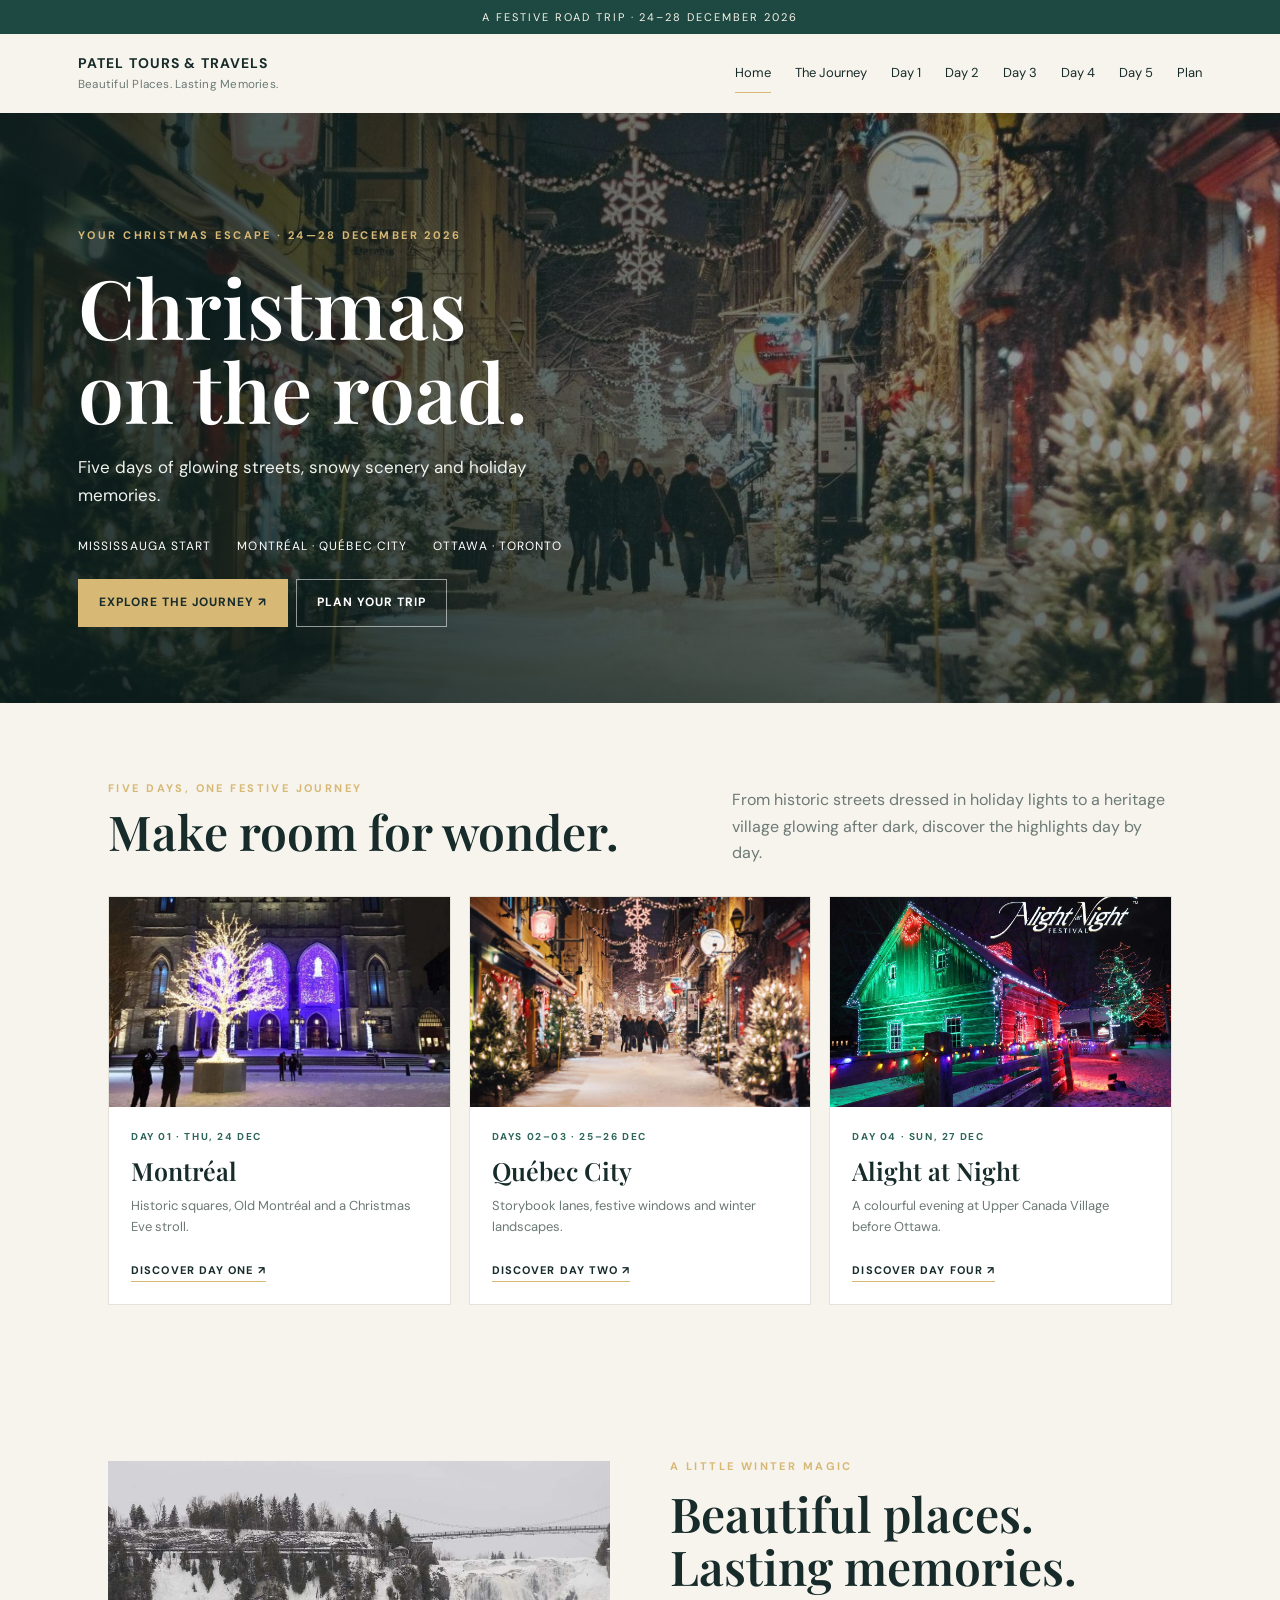
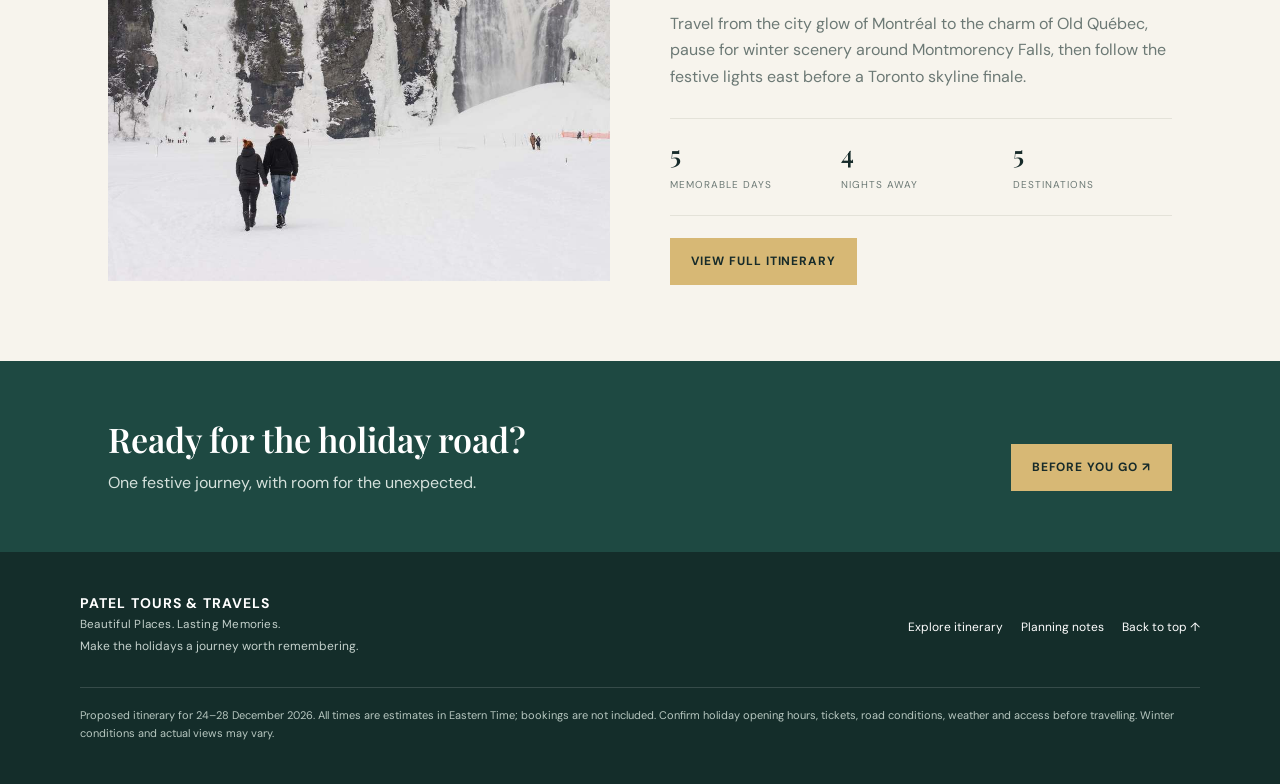
<file: index.html>
<!doctype html><html lang="en"><head><meta charset="utf-8"><meta name="viewport" content="width=device-width,initial-scale=1"><meta name="description" content="A five-day Christmas road trip from Mississauga through Montréal, Québec City, Upper Canada Village, Ottawa and Toronto."><title>Christmas on the Road | Patel Tours &amp; Travels</title><link rel="stylesheet" href="styles.css"></head><body><div class="topline">A festive road trip · 24–28 December 2026</div><header class="nav"><a class="brand" href="index.html">PATEL TOURS &amp; TRAVELS<small>Beautiful Places. Lasting Memories.</small></a><nav class="navlinks"><a href="index.html" data-page="index">Home</a><a href="itinerary.html" data-page="itinerary">The Journey</a><a href="day-1.html" data-page="day-1">Day 1</a><a href="day-2.html" data-page="day-2">Day 2</a><a href="day-3.html" data-page="day-3">Day 3</a><a href="day-4.html" data-page="day-4">Day 4</a><a href="day-5.html" data-page="day-5">Day 5</a><a href="planning.html" data-page="planning">Plan</a></nav></header><main><section class="hero"><img src="assets/destination-000.jpg" alt="Winter holiday destination scenery"><div class="hero-content"><div class="eyebrow">Your Christmas Escape · 24—28 December 2026</div><h1>Christmas<br>on the road.</h1><p>Five days of glowing streets, snowy scenery and holiday memories.</p><div class="hero-meta"><span>Mississauga start</span><span>Montréal · Québec City</span><span>Ottawa · Toronto</span></div><a class="button" href="itinerary.html">Explore the journey ↗</a><a class="button outline" href="planning.html">Plan your trip</a></div></section><section class="wrap"><div class="section-head"><div><div class="eyebrow">Five days, one festive journey</div><h2>Make room for wonder.</h2></div><p>From historic streets dressed in holiday lights to a heritage village glowing after dark, discover the highlights day by day.</p></div><div class="cards"><article class="card"><img src="assets/destination-001.jpg" alt="Montréal winter scenery"><div class="card-body"><div class="daytag">Day 01 · Thu, 24 Dec</div><h3>Montréal</h3><p>Historic squares, Old Montréal and a Christmas Eve stroll.</p><a class="text-link" href="day-1.html">Discover day one ↗</a></div></article><article class="card"><img src="assets/destination-002.jpg" alt="Old Québec winter streets"><div class="card-body"><div class="daytag">Days 02–03 · 25–26 Dec</div><h3>Québec City</h3><p>Storybook lanes, festive windows and winter landscapes.</p><a class="text-link" href="day-2.html">Discover day two ↗</a></div></article><article class="card"><img src="assets/destination-004.jpg" alt="Festive heritage village lights"><div class="card-body"><div class="daytag">Day 04 · Sun, 27 Dec</div><h3>Alight at Night</h3><p>A colourful evening at Upper Canada Village before Ottawa.</p><a class="text-link" href="day-4.html">Discover day four ↗</a></div></article></div></section><section class="wrap"><div class="intro-grid"><img src="assets/destination-003.jpg" alt="Winter scenery near Québec City"><div class="intro-copy"><div class="eyebrow">A little winter magic</div><h2>Beautiful places.<br>Lasting memories.</h2><p>Travel from the city glow of Montréal to the charm of Old Québec, pause for winter scenery around Montmorency Falls, then follow the festive lights east before a Toronto skyline finale.</p><div class="stats"><div><strong>5</strong><span>Memorable days</span></div><div><strong>4</strong><span>Nights away</span></div><div><strong>5</strong><span>Destinations</span></div></div><a class="button" href="itinerary.html">View full itinerary</a></div></div></section><section class="banner"><div class="wrap"><div><h2>Ready for the holiday road?</h2><p>One festive journey, with room for the unexpected.</p></div><a class="button" href="planning.html">Before you go ↗</a></div></section></main><footer class="footer"><div class="footer-inner"><div><div class="brand">PATEL TOURS &amp; TRAVELS<small style="color:#c4d1cc">Beautiful Places. Lasting Memories.</small></div><p>Make the holidays a journey worth remembering.</p></div><div class="footer-links"><a href="itinerary.html">Explore itinerary</a><a href="planning.html">Planning notes</a><a href="index.html">Back to top ↑</a></div></div><div class="fineprint">Proposed itinerary for 24–28 December 2026. All times are estimates in Eastern Time; bookings are not included. Confirm holiday opening hours, tickets, road conditions, weather and access before travelling. Winter conditions and actual views may vary.</div></footer><script>const page=location.pathname.split('/').pop().replace('.html','');document.querySelectorAll('[data-page]').forEach(a=>{if(a.dataset.page===page)a.classList.add('active')});</script></body></html>
</file>
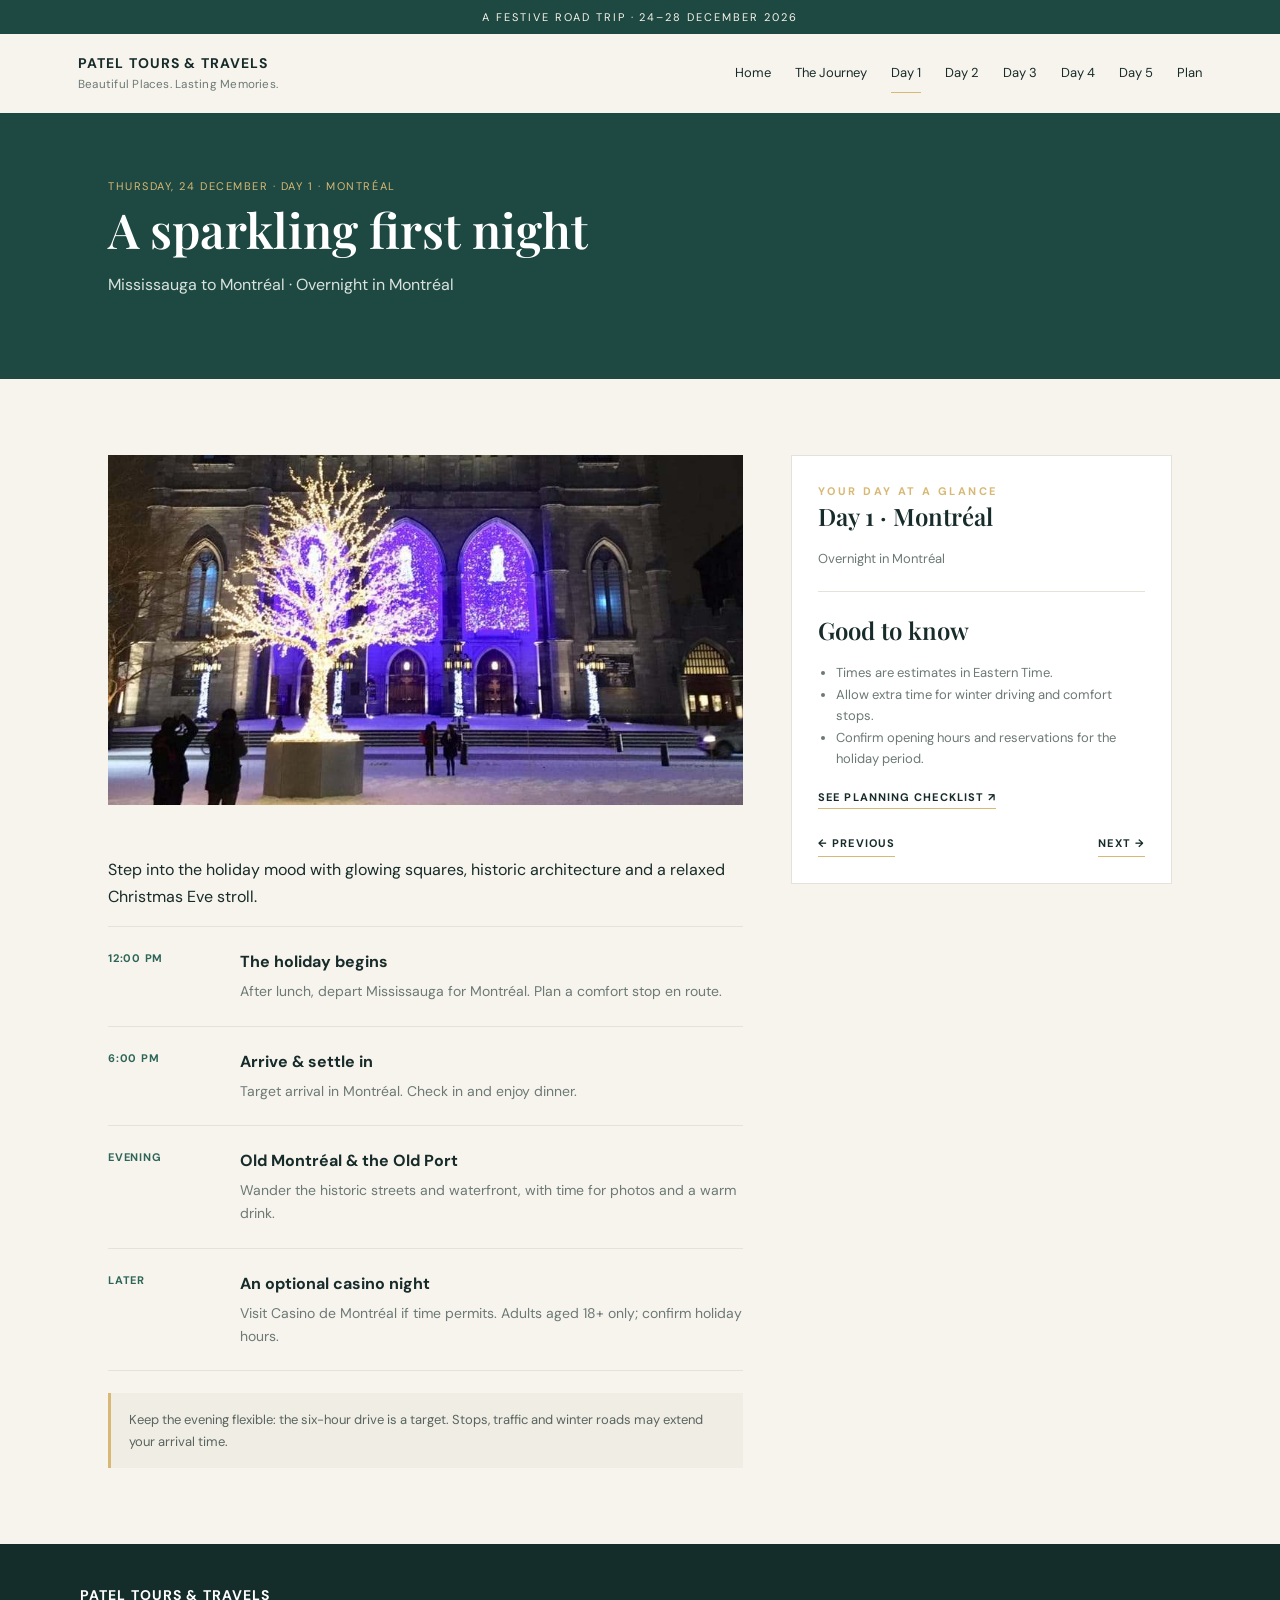
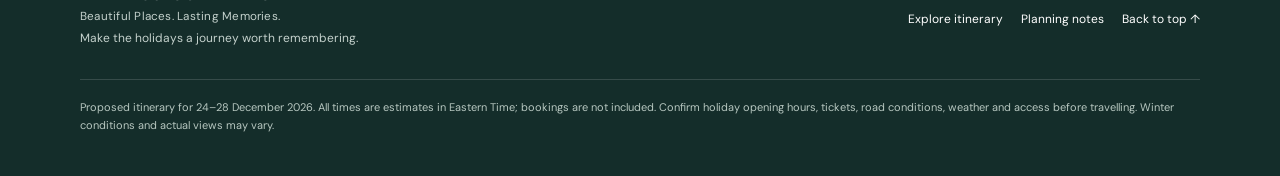
<file: day-1.html>
<!doctype html><html lang="en"><head><meta charset="utf-8"><meta name="viewport" content="width=device-width,initial-scale=1"><meta name="description" content="A five-day Christmas road trip from Mississauga through Montréal, Québec City, Upper Canada Village, Ottawa and Toronto."><title>Day 1 · Montréal | Patel Tours &amp; Travels</title><link rel="stylesheet" href="styles.css"></head><body><div class="topline">A festive road trip · 24–28 December 2026</div><header class="nav"><a class="brand" href="index.html">PATEL TOURS &amp; TRAVELS<small>Beautiful Places. Lasting Memories.</small></a><nav class="navlinks"><a href="index.html" data-page="index">Home</a><a href="itinerary.html" data-page="itinerary">The Journey</a><a href="day-1.html" data-page="day-1">Day 1</a><a href="day-2.html" data-page="day-2">Day 2</a><a href="day-3.html" data-page="day-3">Day 3</a><a href="day-4.html" data-page="day-4">Day 4</a><a href="day-5.html" data-page="day-5">Day 5</a><a href="planning.html" data-page="planning">Plan</a></nav></header><main><section class="page-hero"><div class="page-intro"><div class="crumb">THURSDAY, 24 DECEMBER · Day 1 · Montréal</div><h1>A sparkling first night</h1><p>Mississauga to Montréal · Overnight in Montréal</p></div></section><section class="wrap"><div class="day-layout"><div><img class="day-image" src="assets/destination-001.jpg" alt="Winter travel inspiration"><p>Step into the holiday mood with glowing squares, historic architecture and a relaxed Christmas Eve stroll.</p><div class="timeline"><div class="event"><div class="time">12:00 PM</div><div><h3>The holiday begins</h3><p>After lunch, depart Mississauga for Montréal. Plan a comfort stop en route.</p></div></div><div class="event"><div class="time">6:00 PM</div><div><h3>Arrive & settle in</h3><p>Target arrival in Montréal. Check in and enjoy dinner.</p></div></div><div class="event"><div class="time">Evening</div><div><h3>Old Montréal & the Old Port</h3><p>Wander the historic streets and waterfront, with time for photos and a warm drink.</p></div></div><div class="event"><div class="time">Later</div><div><h3>An optional casino night</h3><p>Visit Casino de Montréal if time permits. Adults aged 18+ only; confirm holiday hours.</p></div></div></div><div class="notice">Keep the evening flexible: the six-hour drive is a target. Stops, traffic and winter roads may extend your arrival time.</div></div><aside class="sidebox"><div class="eyebrow">Your day at a glance</div><h3>Day 1 · Montréal</h3><p style="color:var(--muted);font-size:13px">Overnight in Montréal</p><hr style="border:0;border-top:1px solid var(--line);margin:22px 0"><h3>Good to know</h3><ul><li>Times are estimates in Eastern Time.</li><li>Allow extra time for winter driving and comfort stops.</li><li>Confirm opening hours and reservations for the holiday period.</li></ul><a class="text-link" href="planning.html">See planning checklist ↗</a><div style="margin-top:25px;display:flex;justify-content:space-between;gap:12px"><a class="text-link" href="itinerary.html">← Previous</a><a class="text-link" href="day-2.html">Next →</a></div></aside></div></section></main><footer class="footer"><div class="footer-inner"><div><div class="brand">PATEL TOURS &amp; TRAVELS<small style="color:#c4d1cc">Beautiful Places. Lasting Memories.</small></div><p>Make the holidays a journey worth remembering.</p></div><div class="footer-links"><a href="itinerary.html">Explore itinerary</a><a href="planning.html">Planning notes</a><a href="index.html">Back to top ↑</a></div></div><div class="fineprint">Proposed itinerary for 24–28 December 2026. All times are estimates in Eastern Time; bookings are not included. Confirm holiday opening hours, tickets, road conditions, weather and access before travelling. Winter conditions and actual views may vary.</div></footer><script>const page=location.pathname.split('/').pop().replace('.html','');document.querySelectorAll('[data-page]').forEach(a=>{if(a.dataset.page===page)a.classList.add('active')});</script></body></html>
</file>
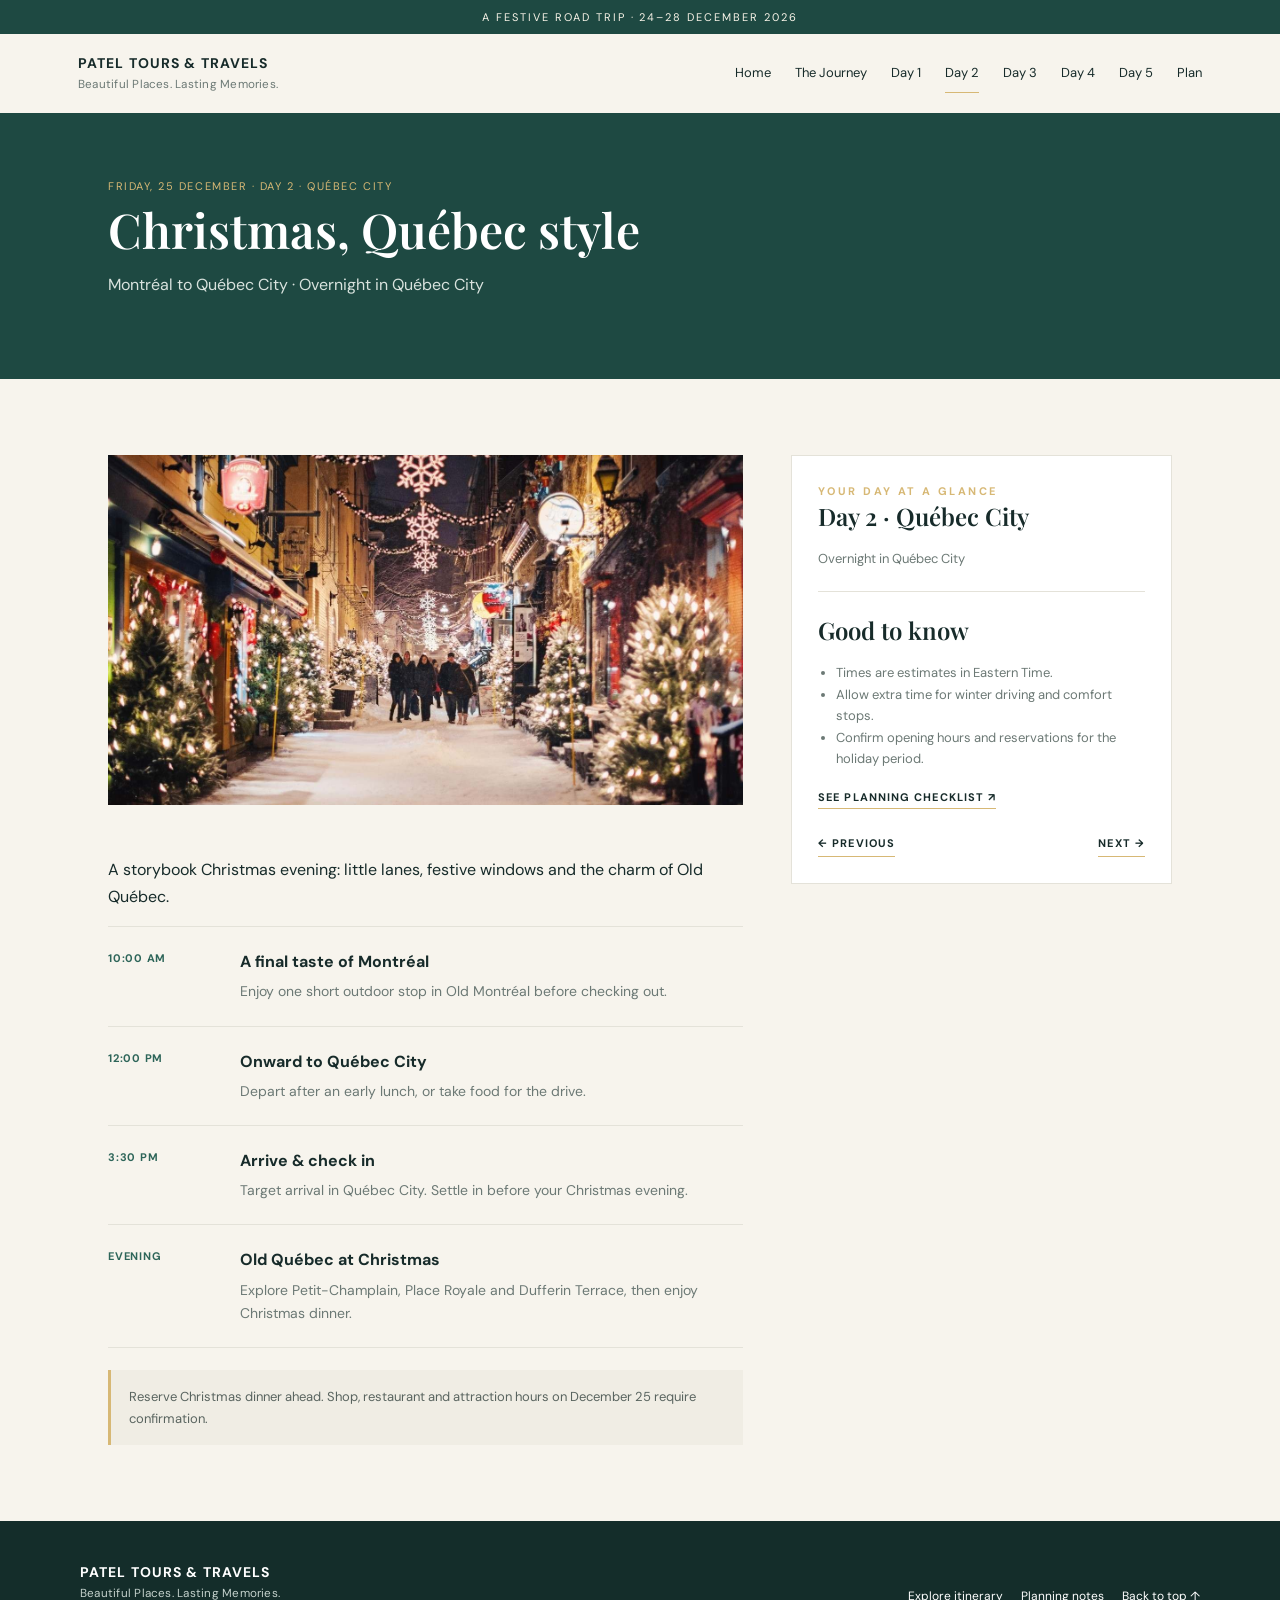
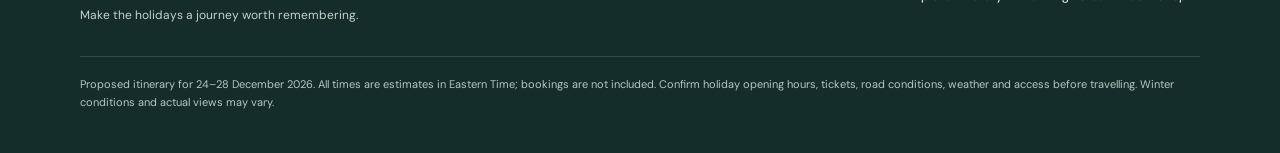
<file: day-2.html>
<!doctype html><html lang="en"><head><meta charset="utf-8"><meta name="viewport" content="width=device-width,initial-scale=1"><meta name="description" content="A five-day Christmas road trip from Mississauga through Montréal, Québec City, Upper Canada Village, Ottawa and Toronto."><title>Day 2 · Québec City | Patel Tours &amp; Travels</title><link rel="stylesheet" href="styles.css"></head><body><div class="topline">A festive road trip · 24–28 December 2026</div><header class="nav"><a class="brand" href="index.html">PATEL TOURS &amp; TRAVELS<small>Beautiful Places. Lasting Memories.</small></a><nav class="navlinks"><a href="index.html" data-page="index">Home</a><a href="itinerary.html" data-page="itinerary">The Journey</a><a href="day-1.html" data-page="day-1">Day 1</a><a href="day-2.html" data-page="day-2">Day 2</a><a href="day-3.html" data-page="day-3">Day 3</a><a href="day-4.html" data-page="day-4">Day 4</a><a href="day-5.html" data-page="day-5">Day 5</a><a href="planning.html" data-page="planning">Plan</a></nav></header><main><section class="page-hero"><div class="page-intro"><div class="crumb">FRIDAY, 25 DECEMBER · Day 2 · Québec City</div><h1>Christmas, Québec style</h1><p>Montréal to Québec City · Overnight in Québec City</p></div></section><section class="wrap"><div class="day-layout"><div><img class="day-image" src="assets/destination-002.jpg" alt="Winter travel inspiration"><p>A storybook Christmas evening: little lanes, festive windows and the charm of Old Québec.</p><div class="timeline"><div class="event"><div class="time">10:00 AM</div><div><h3>A final taste of Montréal</h3><p>Enjoy one short outdoor stop in Old Montréal before checking out.</p></div></div><div class="event"><div class="time">12:00 PM</div><div><h3>Onward to Québec City</h3><p>Depart after an early lunch, or take food for the drive.</p></div></div><div class="event"><div class="time">3:30 PM</div><div><h3>Arrive & check in</h3><p>Target arrival in Québec City. Settle in before your Christmas evening.</p></div></div><div class="event"><div class="time">Evening</div><div><h3>Old Québec at Christmas</h3><p>Explore Petit-Champlain, Place Royale and Dufferin Terrace, then enjoy Christmas dinner.</p></div></div></div><div class="notice">Reserve Christmas dinner ahead. Shop, restaurant and attraction hours on December 25 require confirmation.</div></div><aside class="sidebox"><div class="eyebrow">Your day at a glance</div><h3>Day 2 · Québec City</h3><p style="color:var(--muted);font-size:13px">Overnight in Québec City</p><hr style="border:0;border-top:1px solid var(--line);margin:22px 0"><h3>Good to know</h3><ul><li>Times are estimates in Eastern Time.</li><li>Allow extra time for winter driving and comfort stops.</li><li>Confirm opening hours and reservations for the holiday period.</li></ul><a class="text-link" href="planning.html">See planning checklist ↗</a><div style="margin-top:25px;display:flex;justify-content:space-between;gap:12px"><a class="text-link" href="day-1.html">← Previous</a><a class="text-link" href="day-3.html">Next →</a></div></aside></div></section></main><footer class="footer"><div class="footer-inner"><div><div class="brand">PATEL TOURS &amp; TRAVELS<small style="color:#c4d1cc">Beautiful Places. Lasting Memories.</small></div><p>Make the holidays a journey worth remembering.</p></div><div class="footer-links"><a href="itinerary.html">Explore itinerary</a><a href="planning.html">Planning notes</a><a href="index.html">Back to top ↑</a></div></div><div class="fineprint">Proposed itinerary for 24–28 December 2026. All times are estimates in Eastern Time; bookings are not included. Confirm holiday opening hours, tickets, road conditions, weather and access before travelling. Winter conditions and actual views may vary.</div></footer><script>const page=location.pathname.split('/').pop().replace('.html','');document.querySelectorAll('[data-page]').forEach(a=>{if(a.dataset.page===page)a.classList.add('active')});</script></body></html>
</file>
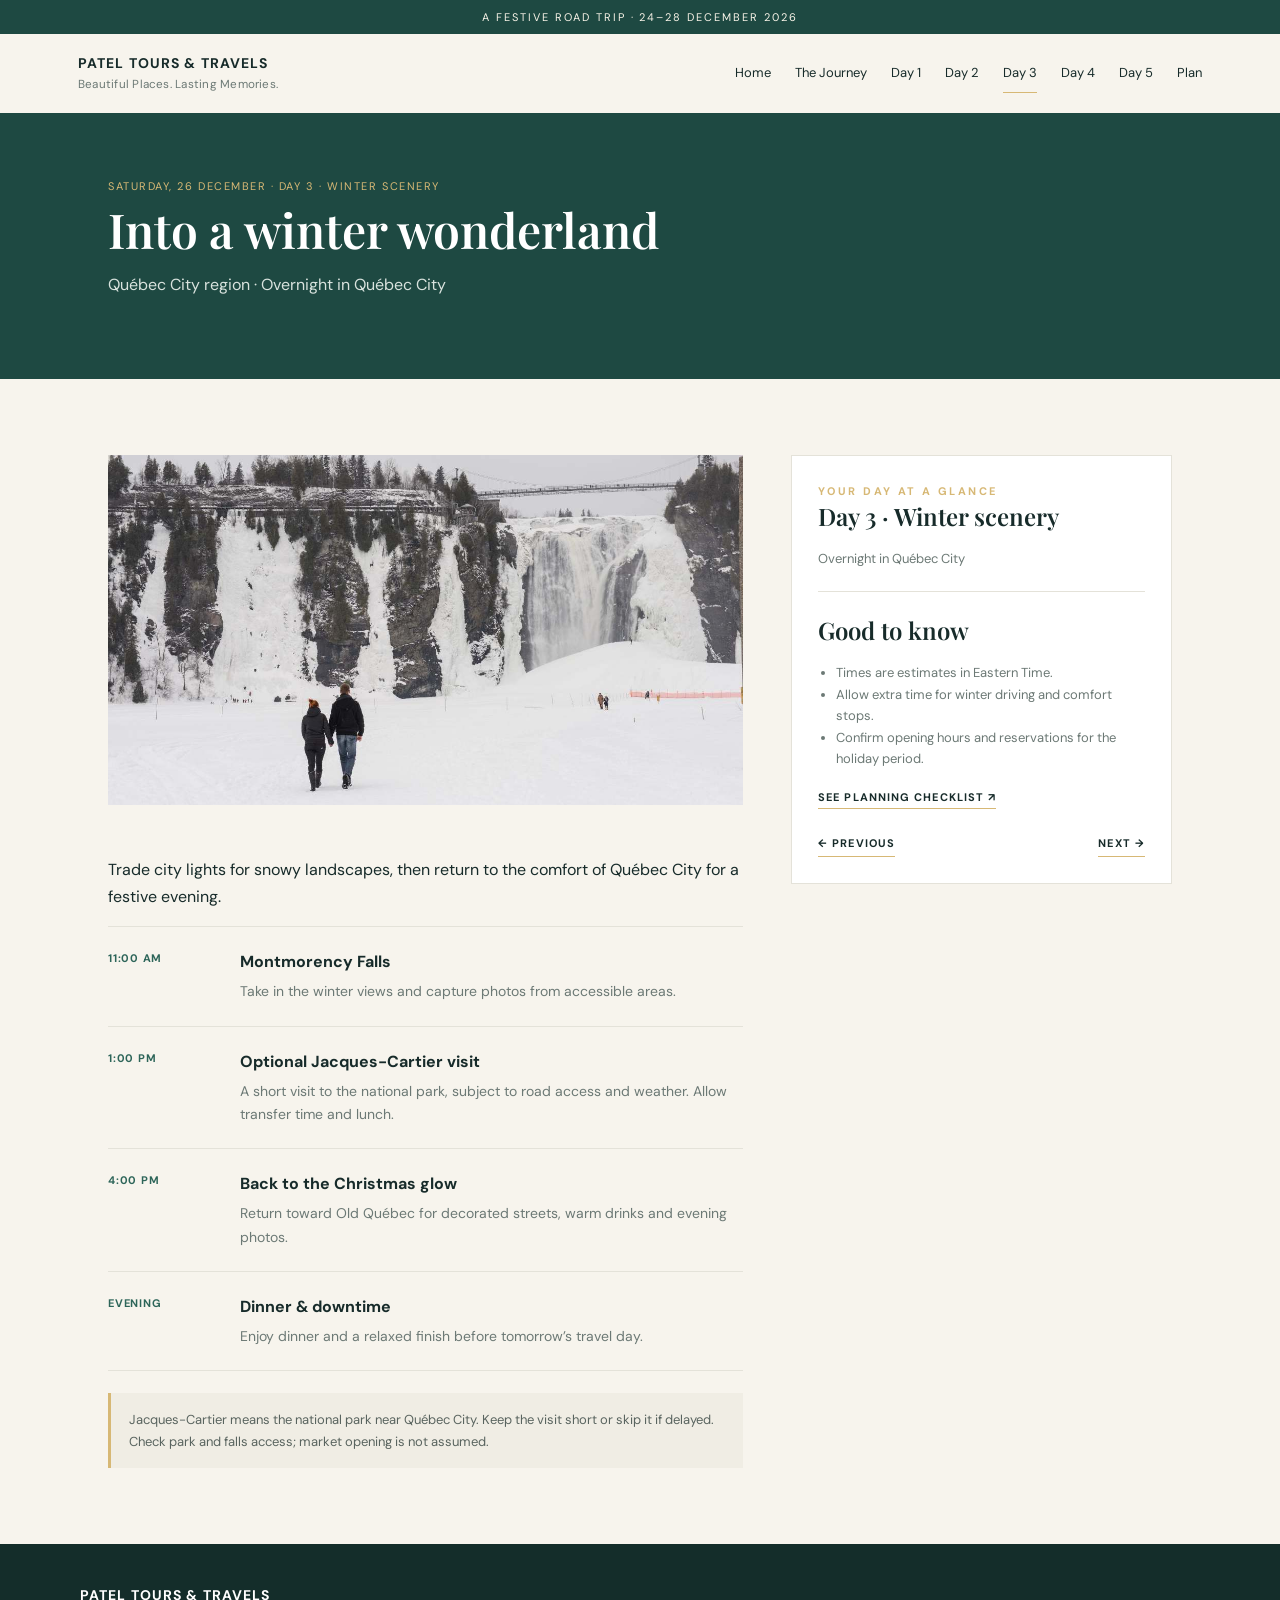
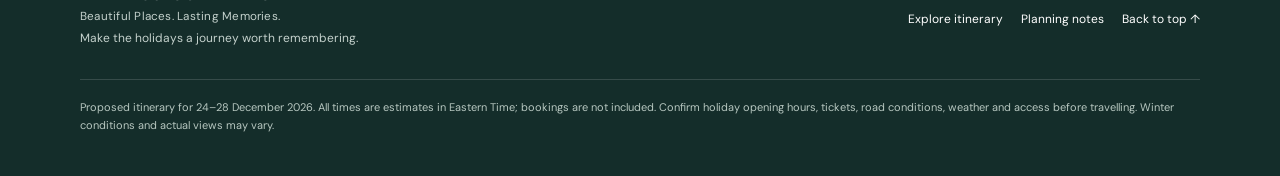
<file: day-3.html>
<!doctype html><html lang="en"><head><meta charset="utf-8"><meta name="viewport" content="width=device-width,initial-scale=1"><meta name="description" content="A five-day Christmas road trip from Mississauga through Montréal, Québec City, Upper Canada Village, Ottawa and Toronto."><title>Day 3 · Winter scenery | Patel Tours &amp; Travels</title><link rel="stylesheet" href="styles.css"></head><body><div class="topline">A festive road trip · 24–28 December 2026</div><header class="nav"><a class="brand" href="index.html">PATEL TOURS &amp; TRAVELS<small>Beautiful Places. Lasting Memories.</small></a><nav class="navlinks"><a href="index.html" data-page="index">Home</a><a href="itinerary.html" data-page="itinerary">The Journey</a><a href="day-1.html" data-page="day-1">Day 1</a><a href="day-2.html" data-page="day-2">Day 2</a><a href="day-3.html" data-page="day-3">Day 3</a><a href="day-4.html" data-page="day-4">Day 4</a><a href="day-5.html" data-page="day-5">Day 5</a><a href="planning.html" data-page="planning">Plan</a></nav></header><main><section class="page-hero"><div class="page-intro"><div class="crumb">SATURDAY, 26 DECEMBER · Day 3 · Winter scenery</div><h1>Into a winter wonderland</h1><p>Québec City region · Overnight in Québec City</p></div></section><section class="wrap"><div class="day-layout"><div><img class="day-image" src="assets/destination-003.jpg" alt="Winter travel inspiration"><p>Trade city lights for snowy landscapes, then return to the comfort of Québec City for a festive evening.</p><div class="timeline"><div class="event"><div class="time">11:00 AM</div><div><h3>Montmorency Falls</h3><p>Take in the winter views and capture photos from accessible areas.</p></div></div><div class="event"><div class="time">1:00 PM</div><div><h3>Optional Jacques-Cartier visit</h3><p>A short visit to the national park, subject to road access and weather. Allow transfer time and lunch.</p></div></div><div class="event"><div class="time">4:00 PM</div><div><h3>Back to the Christmas glow</h3><p>Return toward Old Québec for decorated streets, warm drinks and evening photos.</p></div></div><div class="event"><div class="time">Evening</div><div><h3>Dinner & downtime</h3><p>Enjoy dinner and a relaxed finish before tomorrow’s travel day.</p></div></div></div><div class="notice">Jacques-Cartier means the national park near Québec City. Keep the visit short or skip it if delayed. Check park and falls access; market opening is not assumed.</div></div><aside class="sidebox"><div class="eyebrow">Your day at a glance</div><h3>Day 3 · Winter scenery</h3><p style="color:var(--muted);font-size:13px">Overnight in Québec City</p><hr style="border:0;border-top:1px solid var(--line);margin:22px 0"><h3>Good to know</h3><ul><li>Times are estimates in Eastern Time.</li><li>Allow extra time for winter driving and comfort stops.</li><li>Confirm opening hours and reservations for the holiday period.</li></ul><a class="text-link" href="planning.html">See planning checklist ↗</a><div style="margin-top:25px;display:flex;justify-content:space-between;gap:12px"><a class="text-link" href="day-2.html">← Previous</a><a class="text-link" href="day-4.html">Next →</a></div></aside></div></section></main><footer class="footer"><div class="footer-inner"><div><div class="brand">PATEL TOURS &amp; TRAVELS<small style="color:#c4d1cc">Beautiful Places. Lasting Memories.</small></div><p>Make the holidays a journey worth remembering.</p></div><div class="footer-links"><a href="itinerary.html">Explore itinerary</a><a href="planning.html">Planning notes</a><a href="index.html">Back to top ↑</a></div></div><div class="fineprint">Proposed itinerary for 24–28 December 2026. All times are estimates in Eastern Time; bookings are not included. Confirm holiday opening hours, tickets, road conditions, weather and access before travelling. Winter conditions and actual views may vary.</div></footer><script>const page=location.pathname.split('/').pop().replace('.html','');document.querySelectorAll('[data-page]').forEach(a=>{if(a.dataset.page===page)a.classList.add('active')});</script></body></html>
</file>
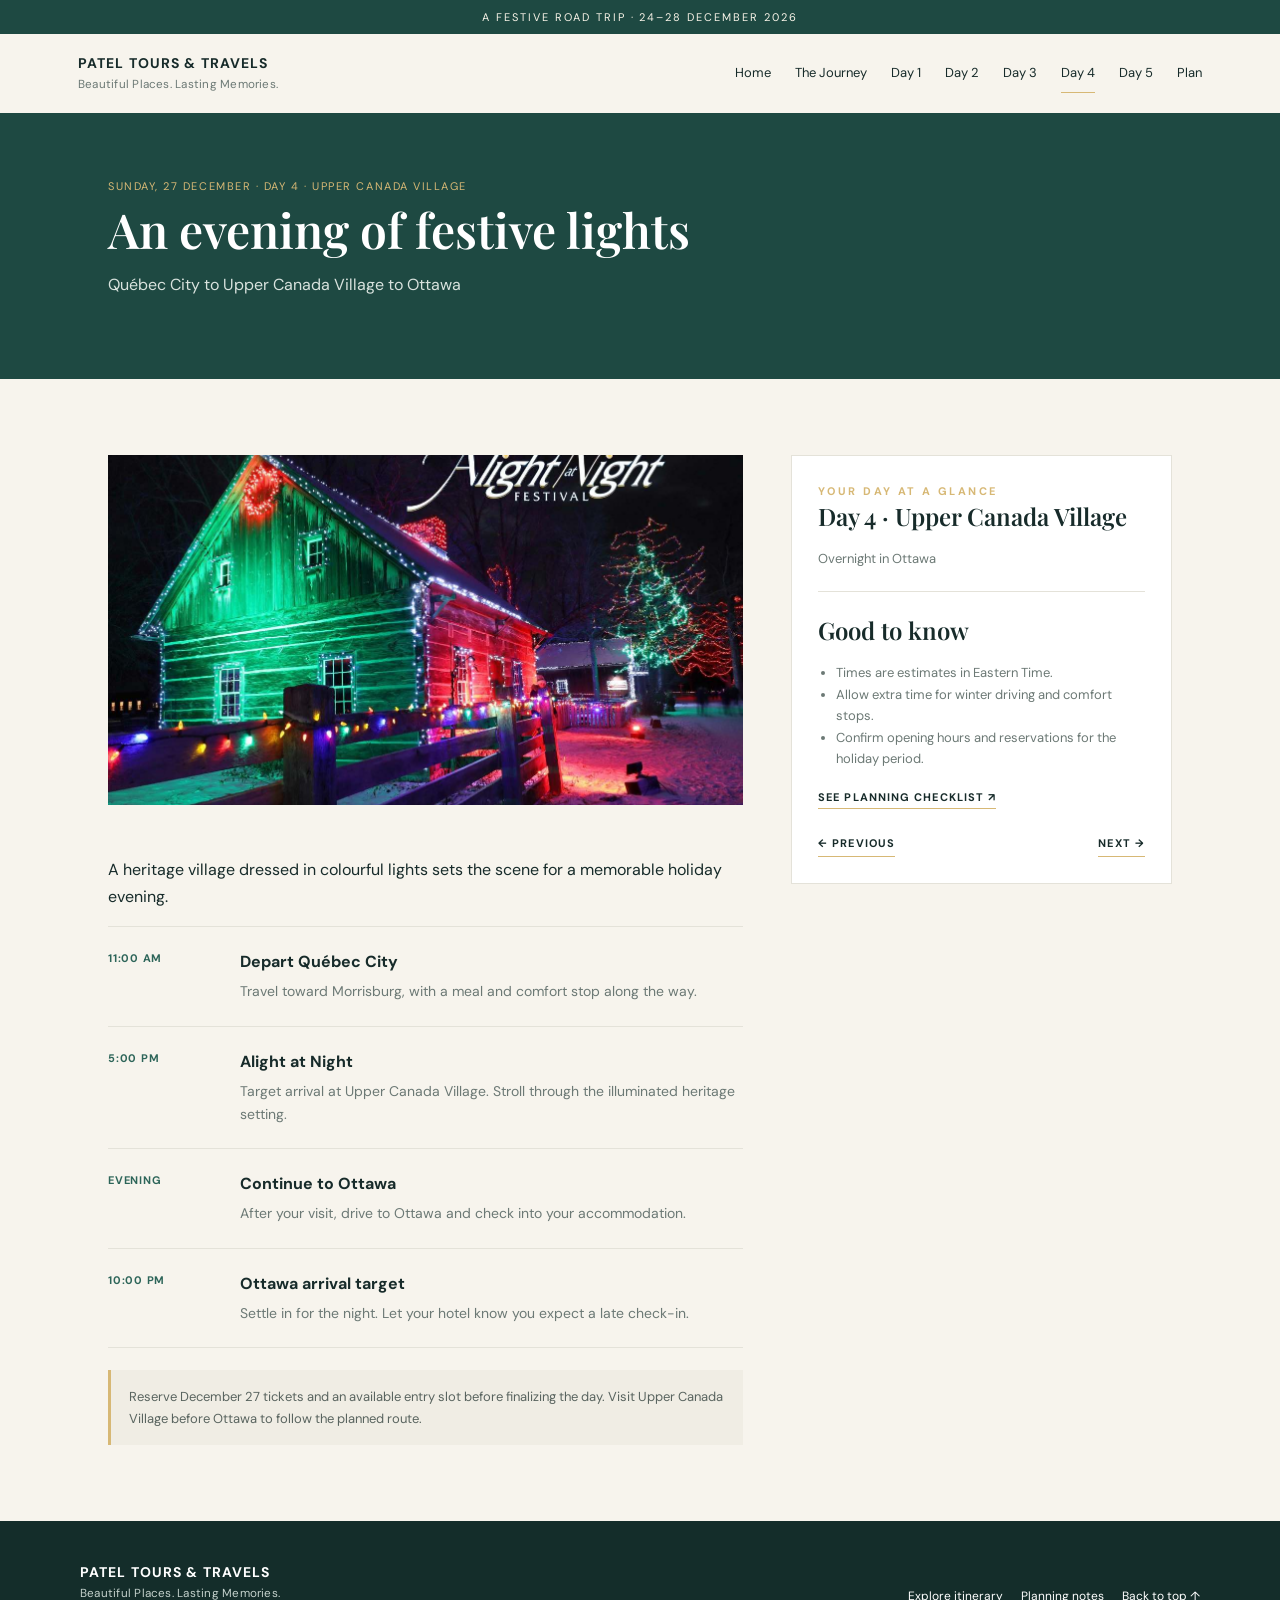
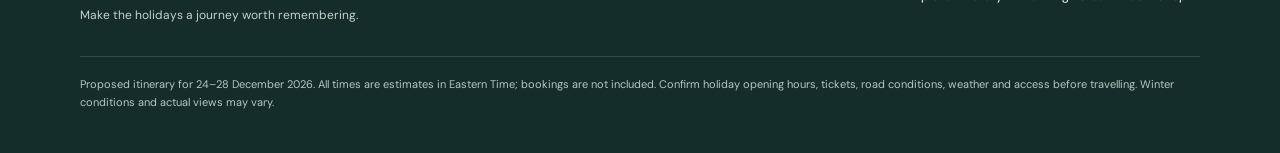
<file: day-4.html>
<!doctype html><html lang="en"><head><meta charset="utf-8"><meta name="viewport" content="width=device-width,initial-scale=1"><meta name="description" content="A five-day Christmas road trip from Mississauga through Montréal, Québec City, Upper Canada Village, Ottawa and Toronto."><title>Day 4 · Upper Canada Village | Patel Tours &amp; Travels</title><link rel="stylesheet" href="styles.css"></head><body><div class="topline">A festive road trip · 24–28 December 2026</div><header class="nav"><a class="brand" href="index.html">PATEL TOURS &amp; TRAVELS<small>Beautiful Places. Lasting Memories.</small></a><nav class="navlinks"><a href="index.html" data-page="index">Home</a><a href="itinerary.html" data-page="itinerary">The Journey</a><a href="day-1.html" data-page="day-1">Day 1</a><a href="day-2.html" data-page="day-2">Day 2</a><a href="day-3.html" data-page="day-3">Day 3</a><a href="day-4.html" data-page="day-4">Day 4</a><a href="day-5.html" data-page="day-5">Day 5</a><a href="planning.html" data-page="planning">Plan</a></nav></header><main><section class="page-hero"><div class="page-intro"><div class="crumb">SUNDAY, 27 DECEMBER · Day 4 · Upper Canada Village</div><h1>An evening of festive lights</h1><p>Québec City to Upper Canada Village to Ottawa</p></div></section><section class="wrap"><div class="day-layout"><div><img class="day-image" src="assets/destination-004.jpg" alt="Winter travel inspiration"><p>A heritage village dressed in colourful lights sets the scene for a memorable holiday evening.</p><div class="timeline"><div class="event"><div class="time">11:00 AM</div><div><h3>Depart Québec City</h3><p>Travel toward Morrisburg, with a meal and comfort stop along the way.</p></div></div><div class="event"><div class="time">5:00 PM</div><div><h3>Alight at Night</h3><p>Target arrival at Upper Canada Village. Stroll through the illuminated heritage setting.</p></div></div><div class="event"><div class="time">Evening</div><div><h3>Continue to Ottawa</h3><p>After your visit, drive to Ottawa and check into your accommodation.</p></div></div><div class="event"><div class="time">10:00 PM</div><div><h3>Ottawa arrival target</h3><p>Settle in for the night. Let your hotel know you expect a late check-in.</p></div></div></div><div class="notice">Reserve December 27 tickets and an available entry slot before finalizing the day. Visit Upper Canada Village before Ottawa to follow the planned route.</div></div><aside class="sidebox"><div class="eyebrow">Your day at a glance</div><h3>Day 4 · Upper Canada Village</h3><p style="color:var(--muted);font-size:13px">Overnight in Ottawa</p><hr style="border:0;border-top:1px solid var(--line);margin:22px 0"><h3>Good to know</h3><ul><li>Times are estimates in Eastern Time.</li><li>Allow extra time for winter driving and comfort stops.</li><li>Confirm opening hours and reservations for the holiday period.</li></ul><a class="text-link" href="planning.html">See planning checklist ↗</a><div style="margin-top:25px;display:flex;justify-content:space-between;gap:12px"><a class="text-link" href="day-3.html">← Previous</a><a class="text-link" href="day-5.html">Next →</a></div></aside></div></section></main><footer class="footer"><div class="footer-inner"><div><div class="brand">PATEL TOURS &amp; TRAVELS<small style="color:#c4d1cc">Beautiful Places. Lasting Memories.</small></div><p>Make the holidays a journey worth remembering.</p></div><div class="footer-links"><a href="itinerary.html">Explore itinerary</a><a href="planning.html">Planning notes</a><a href="index.html">Back to top ↑</a></div></div><div class="fineprint">Proposed itinerary for 24–28 December 2026. All times are estimates in Eastern Time; bookings are not included. Confirm holiday opening hours, tickets, road conditions, weather and access before travelling. Winter conditions and actual views may vary.</div></footer><script>const page=location.pathname.split('/').pop().replace('.html','');document.querySelectorAll('[data-page]').forEach(a=>{if(a.dataset.page===page)a.classList.add('active')});</script></body></html>
</file>
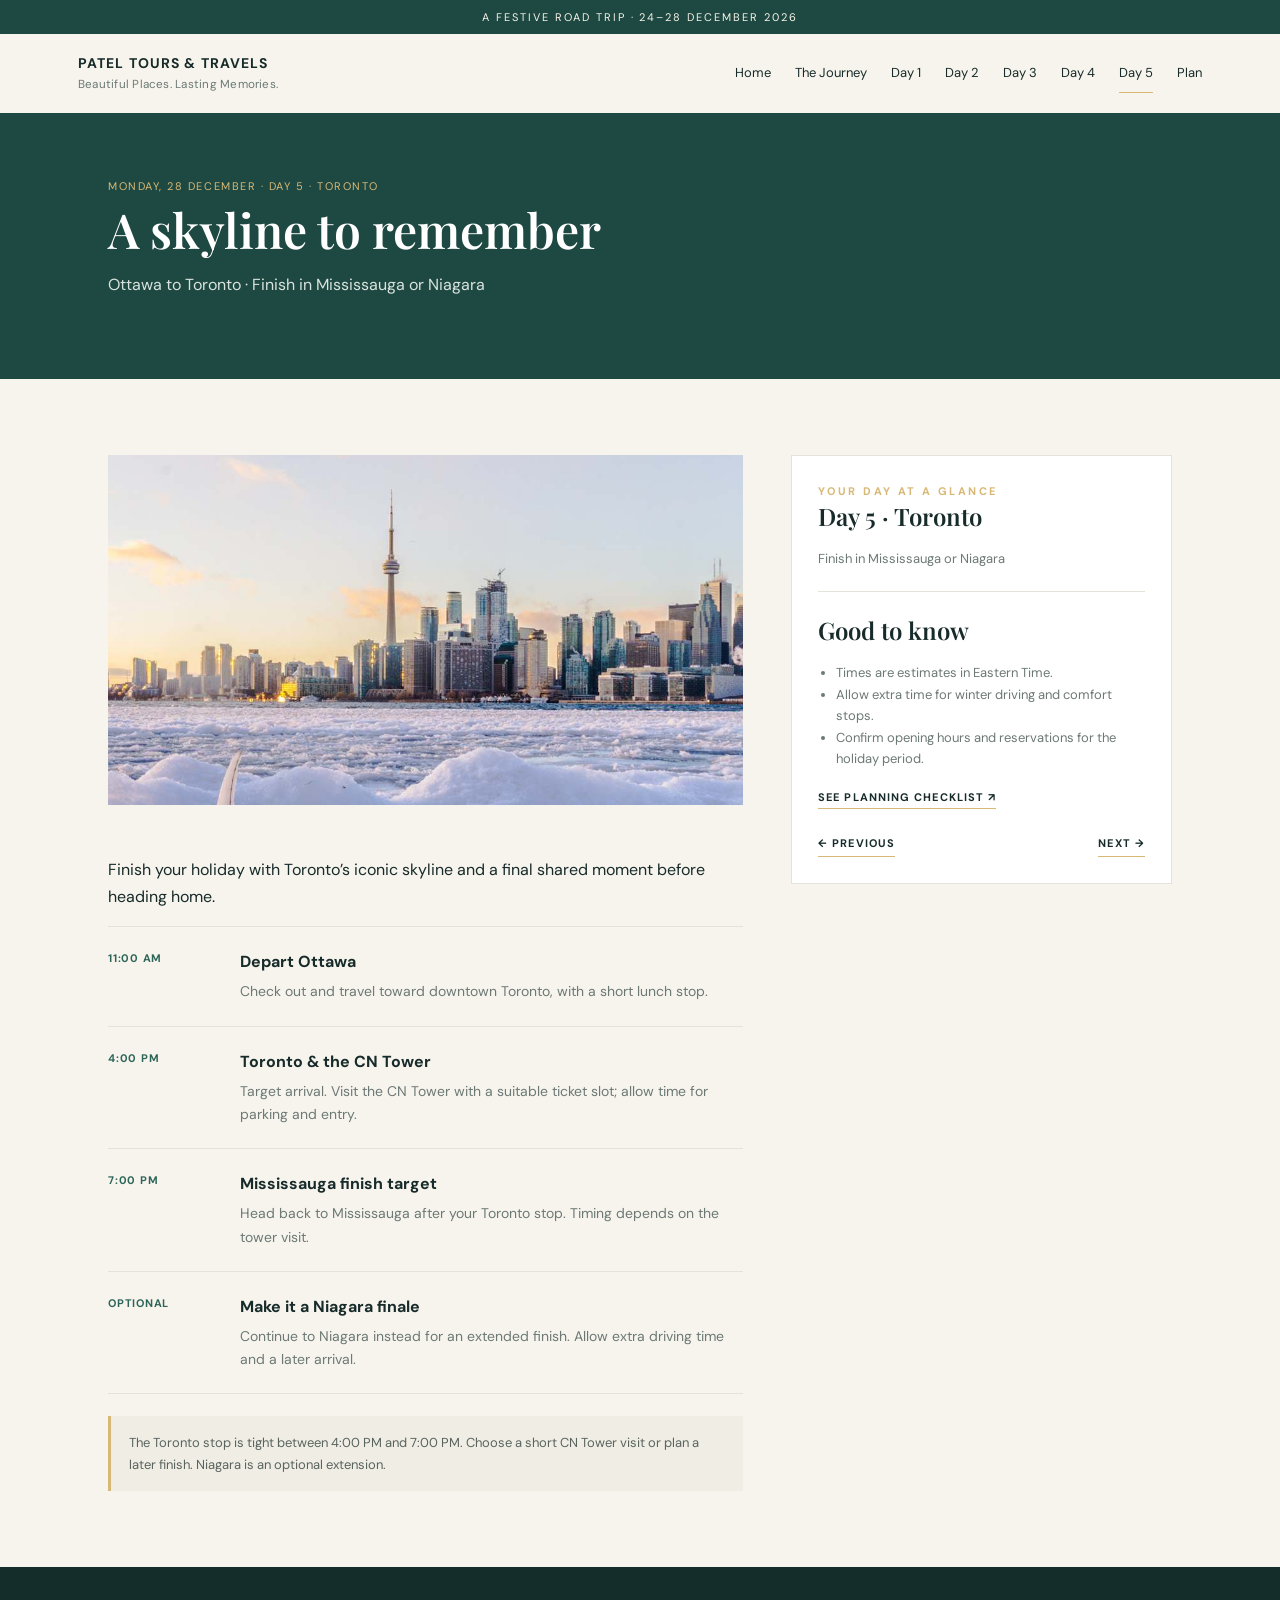
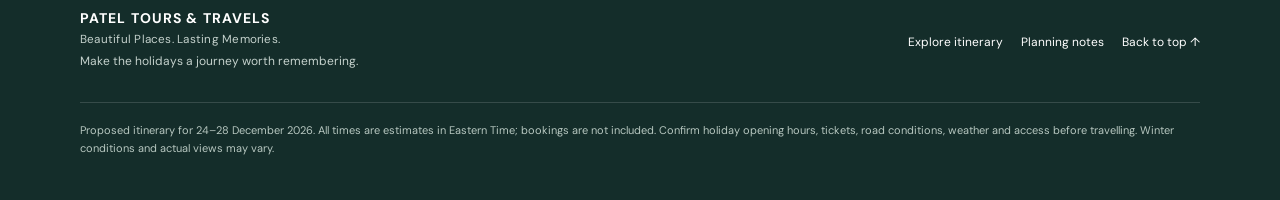
<file: day-5.html>
<!doctype html><html lang="en"><head><meta charset="utf-8"><meta name="viewport" content="width=device-width,initial-scale=1"><meta name="description" content="A five-day Christmas road trip from Mississauga through Montréal, Québec City, Upper Canada Village, Ottawa and Toronto."><title>Day 5 · Toronto | Patel Tours &amp; Travels</title><link rel="stylesheet" href="styles.css"></head><body><div class="topline">A festive road trip · 24–28 December 2026</div><header class="nav"><a class="brand" href="index.html">PATEL TOURS &amp; TRAVELS<small>Beautiful Places. Lasting Memories.</small></a><nav class="navlinks"><a href="index.html" data-page="index">Home</a><a href="itinerary.html" data-page="itinerary">The Journey</a><a href="day-1.html" data-page="day-1">Day 1</a><a href="day-2.html" data-page="day-2">Day 2</a><a href="day-3.html" data-page="day-3">Day 3</a><a href="day-4.html" data-page="day-4">Day 4</a><a href="day-5.html" data-page="day-5">Day 5</a><a href="planning.html" data-page="planning">Plan</a></nav></header><main><section class="page-hero"><div class="page-intro"><div class="crumb">MONDAY, 28 DECEMBER · Day 5 · Toronto</div><h1>A skyline to remember</h1><p>Ottawa to Toronto · Finish in Mississauga or Niagara</p></div></section><section class="wrap"><div class="day-layout"><div><img class="day-image" src="assets/destination-005.jpg" alt="Winter travel inspiration"><p>Finish your holiday with Toronto’s iconic skyline and a final shared moment before heading home.</p><div class="timeline"><div class="event"><div class="time">11:00 AM</div><div><h3>Depart Ottawa</h3><p>Check out and travel toward downtown Toronto, with a short lunch stop.</p></div></div><div class="event"><div class="time">4:00 PM</div><div><h3>Toronto & the CN Tower</h3><p>Target arrival. Visit the CN Tower with a suitable ticket slot; allow time for parking and entry.</p></div></div><div class="event"><div class="time">7:00 PM</div><div><h3>Mississauga finish target</h3><p>Head back to Mississauga after your Toronto stop. Timing depends on the tower visit.</p></div></div><div class="event"><div class="time">Optional</div><div><h3>Make it a Niagara finale</h3><p>Continue to Niagara instead for an extended finish. Allow extra driving time and a later arrival.</p></div></div></div><div class="notice">The Toronto stop is tight between 4:00 PM and 7:00 PM. Choose a short CN Tower visit or plan a later finish. Niagara is an optional extension.</div></div><aside class="sidebox"><div class="eyebrow">Your day at a glance</div><h3>Day 5 · Toronto</h3><p style="color:var(--muted);font-size:13px">Finish in Mississauga or Niagara</p><hr style="border:0;border-top:1px solid var(--line);margin:22px 0"><h3>Good to know</h3><ul><li>Times are estimates in Eastern Time.</li><li>Allow extra time for winter driving and comfort stops.</li><li>Confirm opening hours and reservations for the holiday period.</li></ul><a class="text-link" href="planning.html">See planning checklist ↗</a><div style="margin-top:25px;display:flex;justify-content:space-between;gap:12px"><a class="text-link" href="day-4.html">← Previous</a><a class="text-link" href="planning.html">Next →</a></div></aside></div></section></main><footer class="footer"><div class="footer-inner"><div><div class="brand">PATEL TOURS &amp; TRAVELS<small style="color:#c4d1cc">Beautiful Places. Lasting Memories.</small></div><p>Make the holidays a journey worth remembering.</p></div><div class="footer-links"><a href="itinerary.html">Explore itinerary</a><a href="planning.html">Planning notes</a><a href="index.html">Back to top ↑</a></div></div><div class="fineprint">Proposed itinerary for 24–28 December 2026. All times are estimates in Eastern Time; bookings are not included. Confirm holiday opening hours, tickets, road conditions, weather and access before travelling. Winter conditions and actual views may vary.</div></footer><script>const page=location.pathname.split('/').pop().replace('.html','');document.querySelectorAll('[data-page]').forEach(a=>{if(a.dataset.page===page)a.classList.add('active')});</script></body></html>
</file>
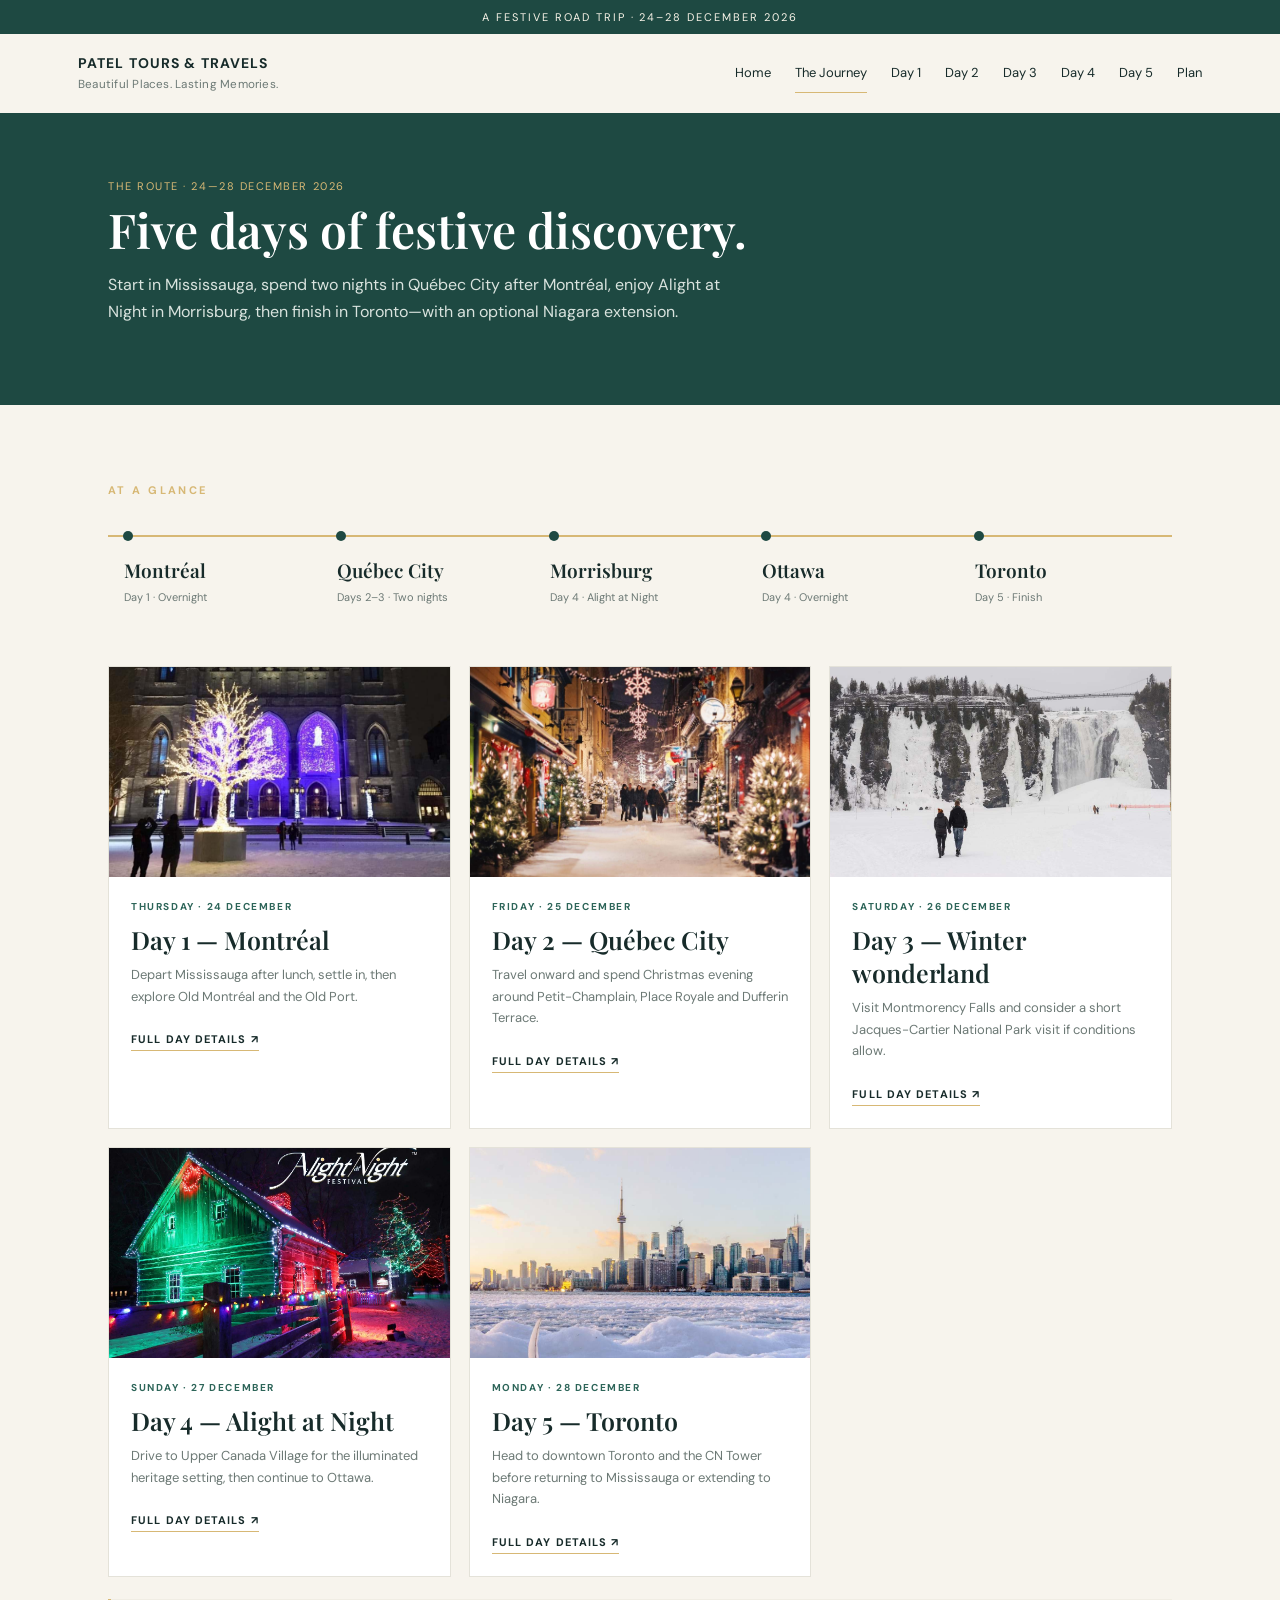
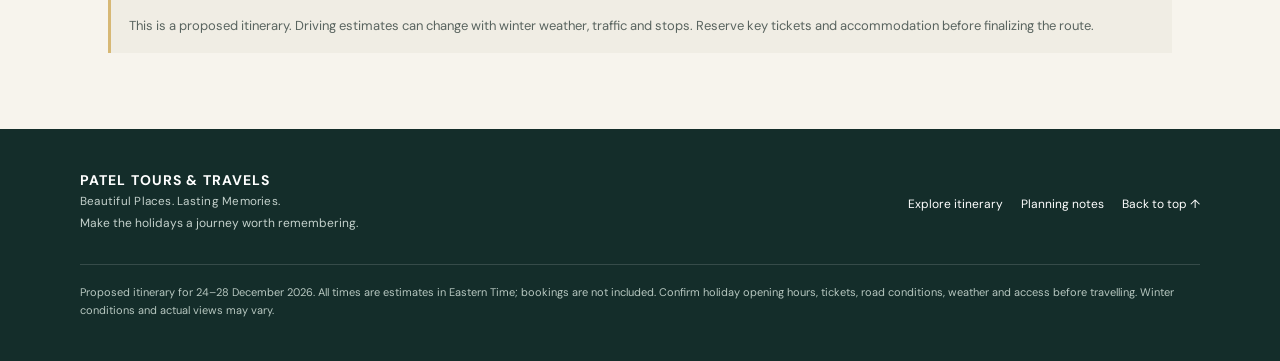
<file: itinerary.html>
<!doctype html><html lang="en"><head><meta charset="utf-8"><meta name="viewport" content="width=device-width,initial-scale=1"><meta name="description" content="A five-day Christmas road trip from Mississauga through Montréal, Québec City, Upper Canada Village, Ottawa and Toronto."><title>The Journey | Patel Tours &amp; Travels</title><link rel="stylesheet" href="styles.css"></head><body><div class="topline">A festive road trip · 24–28 December 2026</div><header class="nav"><a class="brand" href="index.html">PATEL TOURS &amp; TRAVELS<small>Beautiful Places. Lasting Memories.</small></a><nav class="navlinks"><a href="index.html" data-page="index">Home</a><a href="itinerary.html" data-page="itinerary">The Journey</a><a href="day-1.html" data-page="day-1">Day 1</a><a href="day-2.html" data-page="day-2">Day 2</a><a href="day-3.html" data-page="day-3">Day 3</a><a href="day-4.html" data-page="day-4">Day 4</a><a href="day-5.html" data-page="day-5">Day 5</a><a href="planning.html" data-page="planning">Plan</a></nav></header><main><section class="page-hero"><div class="page-intro"><div class="crumb">The route · 24—28 December 2026</div><h1>Five days of festive discovery.</h1><p>Start in Mississauga, spend two nights in Québec City after Montréal, enjoy Alight at Night in Morrisburg, then finish in Toronto—with an optional Niagara extension.</p></div></section><section class="wrap"><div class="eyebrow">At a glance</div><div class="route"><div class="route-step"><strong>Montréal</strong><span>Day 1 · Overnight</span></div><div class="route-step"><strong>Québec City</strong><span>Days 2–3 · Two nights</span></div><div class="route-step"><strong>Morrisburg</strong><span>Day 4 · Alight at Night</span></div><div class="route-step"><strong>Ottawa</strong><span>Day 4 · Overnight</span></div><div class="route-step"><strong>Toronto</strong><span>Day 5 · Finish</span></div></div><div class="cards"><article class="card"><img src="assets/destination-001.jpg" alt="Montréal"><div class="card-body"><div class="daytag">Thursday · 24 December</div><h3>Day 1 — Montréal</h3><p>Depart Mississauga after lunch, settle in, then explore Old Montréal and the Old Port.</p><a class="text-link" href="day-1.html">Full day details ↗</a></div></article><article class="card"><img src="assets/destination-002.jpg" alt="Old Québec"><div class="card-body"><div class="daytag">Friday · 25 December</div><h3>Day 2 — Québec City</h3><p>Travel onward and spend Christmas evening around Petit-Champlain, Place Royale and Dufferin Terrace.</p><a class="text-link" href="day-2.html">Full day details ↗</a></div></article><article class="card"><img src="assets/destination-003.jpg" alt="Montmorency Falls winter"><div class="card-body"><div class="daytag">Saturday · 26 December</div><h3>Day 3 — Winter wonderland</h3><p>Visit Montmorency Falls and consider a short Jacques-Cartier National Park visit if conditions allow.</p><a class="text-link" href="day-3.html">Full day details ↗</a></div></article><article class="card"><img src="assets/destination-004.jpg" alt="Festive lights at heritage village"><div class="card-body"><div class="daytag">Sunday · 27 December</div><h3>Day 4 — Alight at Night</h3><p>Drive to Upper Canada Village for the illuminated heritage setting, then continue to Ottawa.</p><a class="text-link" href="day-4.html">Full day details ↗</a></div></article><article class="card"><img src="assets/destination-005.jpg" alt="Toronto skyline"><div class="card-body"><div class="daytag">Monday · 28 December</div><h3>Day 5 — Toronto</h3><p>Head to downtown Toronto and the CN Tower before returning to Mississauga or extending to Niagara.</p><a class="text-link" href="day-5.html">Full day details ↗</a></div></article></div><div class="notice">This is a proposed itinerary. Driving estimates can change with winter weather, traffic and stops. Reserve key tickets and accommodation before finalizing the route.</div></section></main><footer class="footer"><div class="footer-inner"><div><div class="brand">PATEL TOURS &amp; TRAVELS<small style="color:#c4d1cc">Beautiful Places. Lasting Memories.</small></div><p>Make the holidays a journey worth remembering.</p></div><div class="footer-links"><a href="itinerary.html">Explore itinerary</a><a href="planning.html">Planning notes</a><a href="index.html">Back to top ↑</a></div></div><div class="fineprint">Proposed itinerary for 24–28 December 2026. All times are estimates in Eastern Time; bookings are not included. Confirm holiday opening hours, tickets, road conditions, weather and access before travelling. Winter conditions and actual views may vary.</div></footer><script>const page=location.pathname.split('/').pop().replace('.html','');document.querySelectorAll('[data-page]').forEach(a=>{if(a.dataset.page===page)a.classList.add('active')});</script></body></html>
</file>
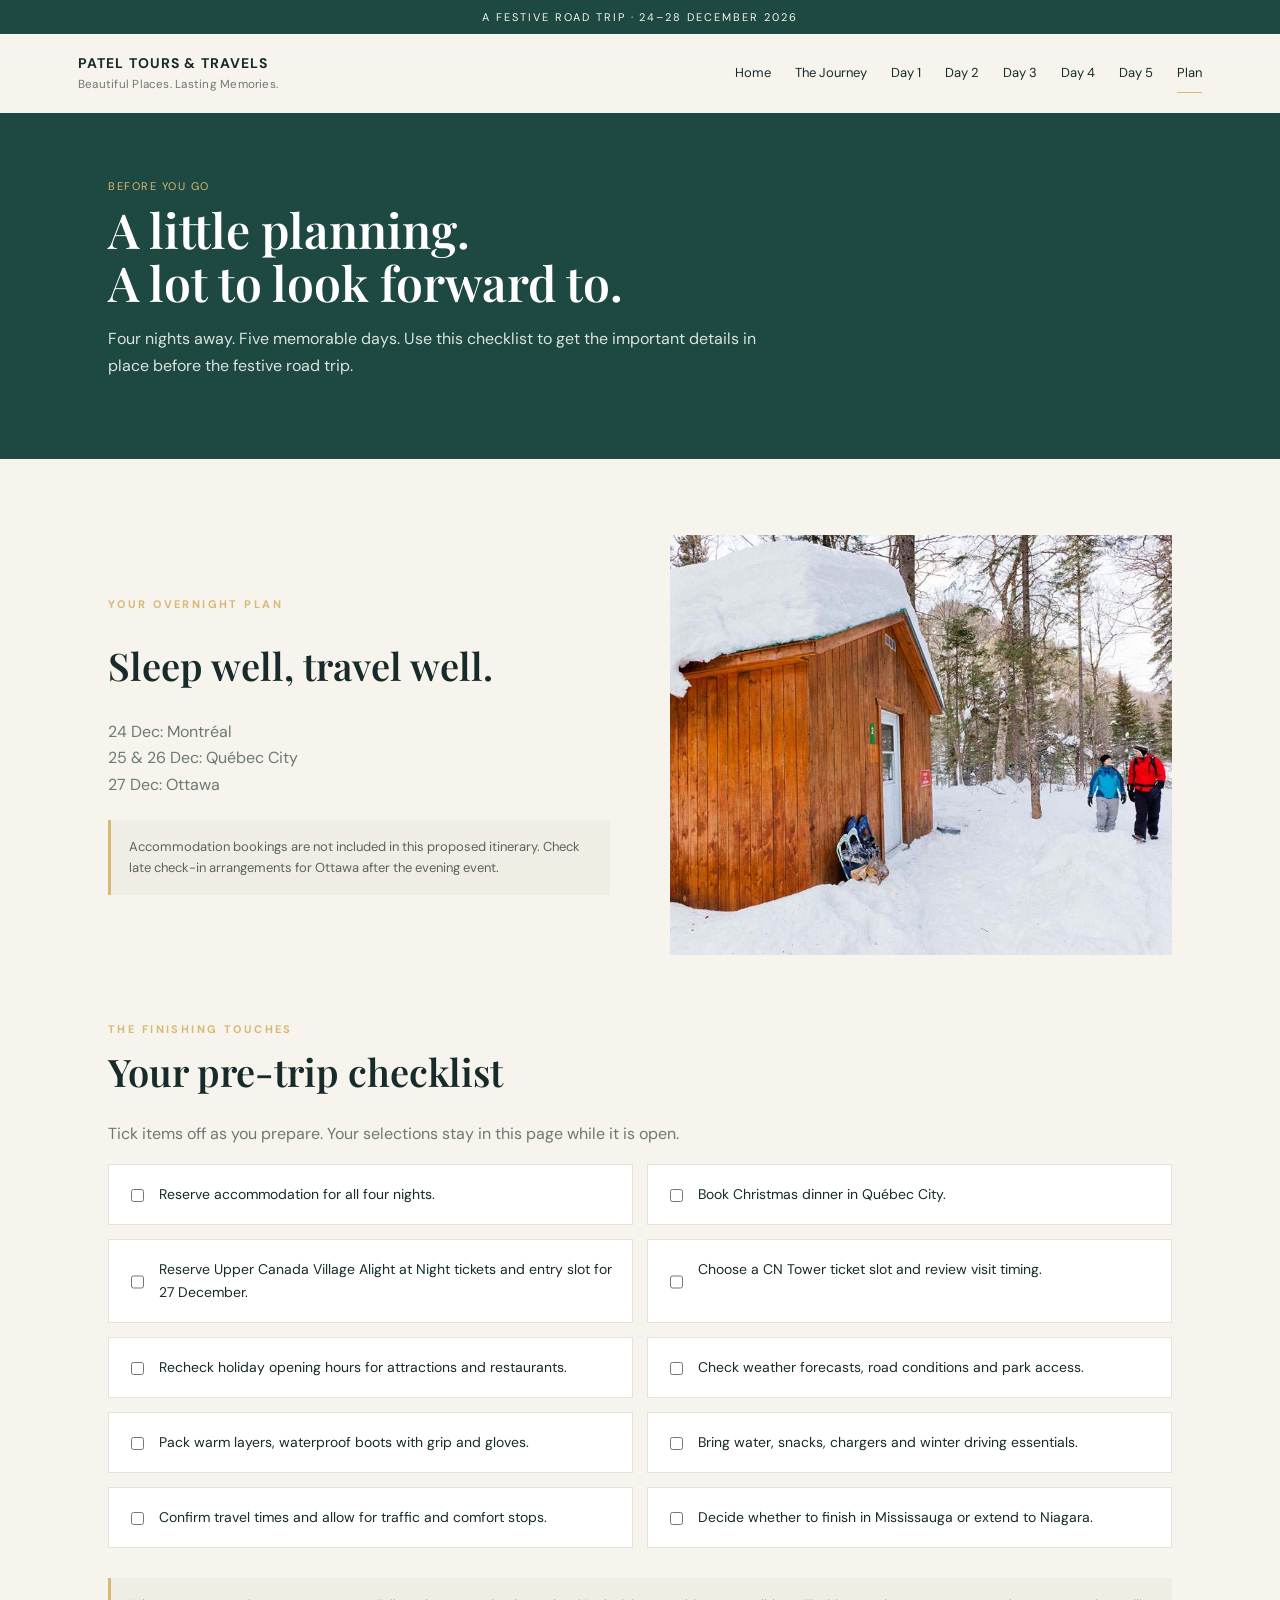
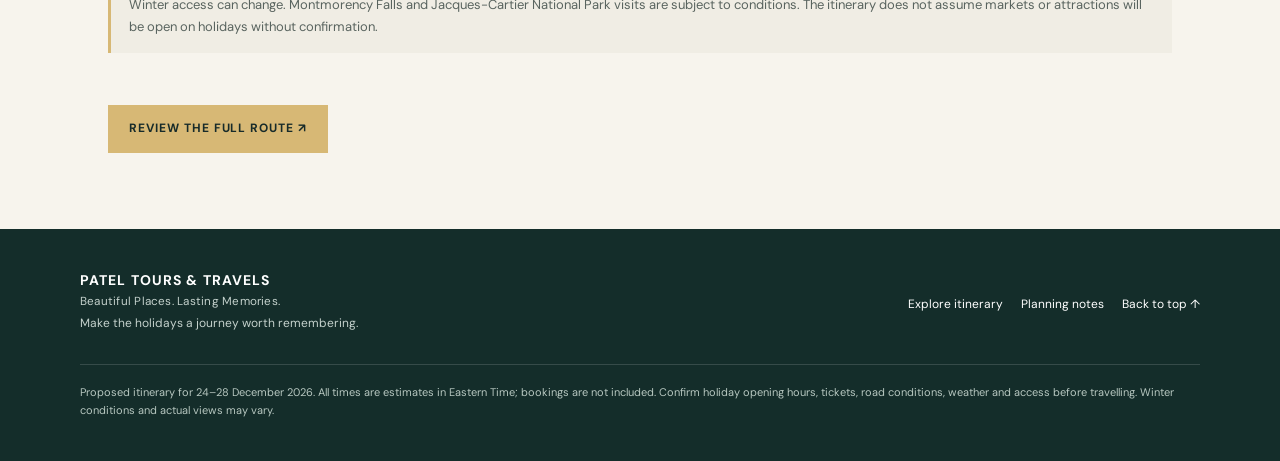
<file: planning.html>
<!doctype html><html lang="en"><head><meta charset="utf-8"><meta name="viewport" content="width=device-width,initial-scale=1"><meta name="description" content="A five-day Christmas road trip from Mississauga through Montréal, Québec City, Upper Canada Village, Ottawa and Toronto."><title>Planning Checklist | Patel Tours &amp; Travels</title><link rel="stylesheet" href="styles.css"></head><body><div class="topline">A festive road trip · 24–28 December 2026</div><header class="nav"><a class="brand" href="index.html">PATEL TOURS &amp; TRAVELS<small>Beautiful Places. Lasting Memories.</small></a><nav class="navlinks"><a href="index.html" data-page="index">Home</a><a href="itinerary.html" data-page="itinerary">The Journey</a><a href="day-1.html" data-page="day-1">Day 1</a><a href="day-2.html" data-page="day-2">Day 2</a><a href="day-3.html" data-page="day-3">Day 3</a><a href="day-4.html" data-page="day-4">Day 4</a><a href="day-5.html" data-page="day-5">Day 5</a><a href="planning.html" data-page="planning">Plan</a></nav></header><main><section class="page-hero"><div class="page-intro"><div class="crumb">Before you go</div><h1>A little planning.<br>A lot to look forward to.</h1><p>Four nights away. Five memorable days. Use this checklist to get the important details in place before the festive road trip.</p></div></section><section class="wrap"><div class="intro-grid"><div><div class="eyebrow">Your overnight plan</div><h2 style="font:600 38px/1.12 'Playfair Display',serif">Sleep well, travel well.</h2><p style="color:var(--muted)">24 Dec: Montréal<br>25 &amp; 26 Dec: Québec City<br>27 Dec: Ottawa</p><div class="notice">Accommodation bookings are not included in this proposed itinerary. Check late check-in arrangements for Ottawa after the evening event.</div></div><img src="assets/destination-006.jpg" alt="Winter travel destination"></div><div style="margin-top:65px"><div class="eyebrow">The finishing touches</div><h2 style="font:600 38px 'Playfair Display',serif;margin:8px 0 24px">Your pre-trip checklist</h2><p style="color:var(--muted)">Tick items off as you prepare. Your selections stay in this page while it is open.</p><div class="checklist"><label class="check"><input type="checkbox"> Reserve accommodation for all four nights.</label><label class="check"><input type="checkbox"> Book Christmas dinner in Québec City.</label><label class="check"><input type="checkbox"> Reserve Upper Canada Village Alight at Night tickets and entry slot for 27 December.</label><label class="check"><input type="checkbox"> Choose a CN Tower ticket slot and review visit timing.</label><label class="check"><input type="checkbox"> Recheck holiday opening hours for attractions and restaurants.</label><label class="check"><input type="checkbox"> Check weather forecasts, road conditions and park access.</label><label class="check"><input type="checkbox"> Pack warm layers, waterproof boots with grip and gloves.</label><label class="check"><input type="checkbox"> Bring water, snacks, chargers and winter driving essentials.</label><label class="check"><input type="checkbox"> Confirm travel times and allow for traffic and comfort stops.</label><label class="check"><input type="checkbox"> Decide whether to finish in Mississauga or extend to Niagara.</label></div></div><div class="notice" style="margin-top:30px">Winter access can change. Montmorency Falls and Jacques-Cartier National Park visits are subject to conditions. The itinerary does not assume markets or attractions will be open on holidays without confirmation.</div><div style="margin-top:30px"><a class="button" href="itinerary.html">Review the full route ↗</a></div></section></main><footer class="footer"><div class="footer-inner"><div><div class="brand">PATEL TOURS &amp; TRAVELS<small style="color:#c4d1cc">Beautiful Places. Lasting Memories.</small></div><p>Make the holidays a journey worth remembering.</p></div><div class="footer-links"><a href="itinerary.html">Explore itinerary</a><a href="planning.html">Planning notes</a><a href="index.html">Back to top ↑</a></div></div><div class="fineprint">Proposed itinerary for 24–28 December 2026. All times are estimates in Eastern Time; bookings are not included. Confirm holiday opening hours, tickets, road conditions, weather and access before travelling. Winter conditions and actual views may vary.</div></footer><script>const page=location.pathname.split('/').pop().replace('.html','');document.querySelectorAll('[data-page]').forEach(a=>{if(a.dataset.page===page)a.classList.add('active')});</script></body></html>
</file>
<file: styles.css>
@import url('https://fonts.googleapis.com/css2?family=DM+Sans:wght@400;500;600;700&family=Playfair+Display:wght@500;600;700&display=swap');
:root{--ink:#172b2a;--pine:#1e4942;--pine2:#2d6559;--gold:#d7b875;--cream:#f7f4ed;--muted:#6c7975;--line:#e4e2d9;--white:#fff}*{box-sizing:border-box}html{scroll-behavior:smooth}body{margin:0;background:var(--cream);color:var(--ink);font-family:'DM Sans',sans-serif;line-height:1.65}a{color:inherit;text-decoration:none}.topline{background:var(--pine);color:#f9f4e8;text-align:center;padding:8px 16px;font-size:11px;letter-spacing:.18em;text-transform:uppercase}.nav{display:flex;align-items:center;justify-content:space-between;gap:20px;max-width:1180px;margin:auto;padding:20px 28px}.brand{font-weight:700;letter-spacing:.08em;font-size:14px;line-height:1.3}.brand small{display:block;color:var(--muted);font-weight:400;letter-spacing:.02em;margin-top:5px}.navlinks{display:flex;gap:24px;align-items:center;font-size:13px}.navlinks a{padding:8px 0;border-bottom:1px solid transparent}.navlinks a:hover,.navlinks a.active{border-color:var(--gold)}.menu{display:none}.hero{min-height:590px;position:relative;display:flex;align-items:flex-end;overflow:hidden;background:#263d39}.hero img{position:absolute;inset:0;width:100%;height:100%;object-fit:cover;opacity:.72}.hero:after{content:'';position:absolute;inset:0;background:linear-gradient(90deg,rgba(9,28,26,.8),rgba(9,28,26,.12)),linear-gradient(0deg,rgba(9,28,26,.45),transparent 55%)}.hero-content{position:relative;z-index:1;max-width:1180px;width:100%;margin:0 auto;padding:70px 28px 76px;color:white}.eyebrow{font-size:11px;letter-spacing:.22em;text-transform:uppercase;color:var(--gold);font-weight:700}.hero h1{font:600 clamp(44px,7vw,82px)/1.03 'Playfair Display',serif;max-width:720px;margin:20px 0}.hero p{max-width:520px;font-size:17px;color:#f0f1ec}.hero-meta{display:flex;flex-wrap:wrap;gap:14px 26px;margin:28px 0 0;font-size:12px;letter-spacing:.09em;text-transform:uppercase}.button{display:inline-flex;align-items:center;justify-content:center;padding:13px 20px;background:var(--gold);color:#172b2a;font-size:12px;font-weight:700;letter-spacing:.08em;text-transform:uppercase;margin-top:22px;border:1px solid var(--gold);transition:.2s}.button:hover{background:#ead7a9}.button.outline{background:transparent;color:var(--white);border-color:#ffffff8a;margin-left:8px}.wrap{max-width:1120px;margin:auto;padding:76px 28px}.section-head{display:flex;justify-content:space-between;align-items:end;gap:20px;margin-bottom:30px}.section-head h2,.page-intro h1{font:600 clamp(32px,4vw,48px)/1.12 'Playfair Display',serif;margin:8px 0}.section-head p{color:var(--muted);max-width:440px;margin:0}.cards{display:grid;grid-template-columns:repeat(3,1fr);gap:18px}.card{background:#fff;border:1px solid var(--line);overflow:hidden}.card img{width:100%;height:210px;object-fit:cover;display:block;transition:transform .45s}.card:hover img{transform:scale(1.035)}.card-body{padding:22px}.daytag{font-size:10px;letter-spacing:.16em;text-transform:uppercase;color:var(--pine2);font-weight:700}.card h3{font:600 25px 'Playfair Display',serif;margin:8px 0}.card p{font-size:13px;color:var(--muted);margin:0 0 18px}.text-link{font-size:11px;font-weight:700;text-transform:uppercase;letter-spacing:.1em;border-bottom:1px solid var(--gold);padding-bottom:4px}.intro-grid{display:grid;grid-template-columns:1fr 1fr;gap:60px;align-items:center}.intro-grid img{width:100%;height:420px;object-fit:cover}.intro-copy h2{font:600 clamp(32px,4vw,48px)/1.1 'Playfair Display',serif;margin:12px 0 18px}.intro-copy p{color:var(--muted)}.stats{display:grid;grid-template-columns:repeat(3,1fr);border-top:1px solid var(--line);border-bottom:1px solid var(--line);margin-top:28px;padding:18px 0;gap:12px}.stats strong{font:600 25px 'Playfair Display',serif;display:block}.stats span{font-size:10px;color:var(--muted);text-transform:uppercase;letter-spacing:.1em}.banner{background:var(--pine);color:#fff}.banner .wrap{padding-top:55px;padding-bottom:55px;display:flex;justify-content:space-between;align-items:center;gap:25px}.banner h2{font:600 34px 'Playfair Display',serif;margin:0 0 8px}.banner p{color:#d5e1dc;margin:0}.page-hero{background:var(--pine);color:#fff;padding:64px 28px}.page-intro{max-width:1064px;margin:auto}.page-intro p{color:#d9e3de;max-width:650px}.crumb{font-size:11px;letter-spacing:.14em;text-transform:uppercase;color:var(--gold)}.day-layout{display:grid;grid-template-columns:minmax(0,1.25fr) minmax(270px,.75fr);gap:48px}.day-image{width:100%;height:350px;object-fit:cover;margin-bottom:28px}.timeline{border-top:1px solid var(--line)}.event{display:grid;grid-template-columns:110px 1fr;gap:22px;padding:22px 0;border-bottom:1px solid var(--line)}.time{font-size:11px;font-weight:700;letter-spacing:.07em;color:var(--pine2);text-transform:uppercase}.event h3{margin:0 0 5px;font-size:16px}.event p{margin:0;color:var(--muted);font-size:14px}.sidebox{background:#fff;border:1px solid var(--line);padding:26px;height:max-content}.sidebox h3{font:600 24px 'Playfair Display',serif;margin:0 0 16px}.sidebox ul{padding-left:18px;color:var(--muted);font-size:13px}.notice{border-left:3px solid var(--gold);background:#f0ede4;padding:16px 18px;font-size:13px;color:#59645f;margin-top:22px}.route{display:grid;grid-template-columns:repeat(5,1fr);gap:0;margin:36px 0}.route-step{position:relative;padding:20px 16px;border-top:2px solid var(--gold)}.route-step:before{content:'';width:10px;height:10px;border-radius:50%;background:var(--pine);position:absolute;top:-6px;left:15px}.route-step strong{font:600 19px 'Playfair Display',serif;display:block}.route-step span{font-size:11px;color:var(--muted)}.checklist{display:grid;grid-template-columns:1fr 1fr;gap:14px}.check{padding:18px;background:#fff;border:1px solid var(--line);display:flex;gap:12px;font-size:14px}.check input{accent-color:var(--pine);margin-top:5px}.footer{background:#142d2a;color:#fff;padding:42px 28px}.footer-inner{max-width:1120px;margin:auto;display:flex;justify-content:space-between;gap:24px;align-items:center}.footer p{font-size:12px;color:#c4d1cc;margin:5px 0}.footer-links{display:flex;gap:18px;flex-wrap:wrap;font-size:12px}.fineprint{font-size:11px;color:#b7c7c0;max-width:1120px;margin:25px auto 0;padding-top:18px;border-top:1px solid #ffffff25}.mobile-toggle{display:none}
@media(max-width:760px){.nav{padding:17px 20px;align-items:flex-start}.navlinks{gap:12px;flex-wrap:wrap;justify-content:flex-end;font-size:11px}.hero{min-height:540px}.hero-content{padding:55px 22px}.wrap{padding:54px 22px}.cards{grid-template-columns:1fr}.card img{height:230px}.intro-grid,.day-layout{grid-template-columns:1fr;gap:28px}.intro-grid img{height:300px}.section-head{display:block}.section-head p{margin-top:10px}.banner .wrap{display:block}.route{grid-template-columns:1fr;gap:8px}.route-step{padding:12px 18px 12px 25px;border-top:0;border-left:2px solid var(--gold)}.route-step:before{top:17px;left:-6px}.checklist{grid-template-columns:1fr}.event{grid-template-columns:84px 1fr;gap:14px}.footer-inner{display:block}.footer-links{margin-top:20px}.page-hero{padding:48px 22px}.hero .button.outline{margin-left:0}.hero .button{margin-right:6px}}
</file>
